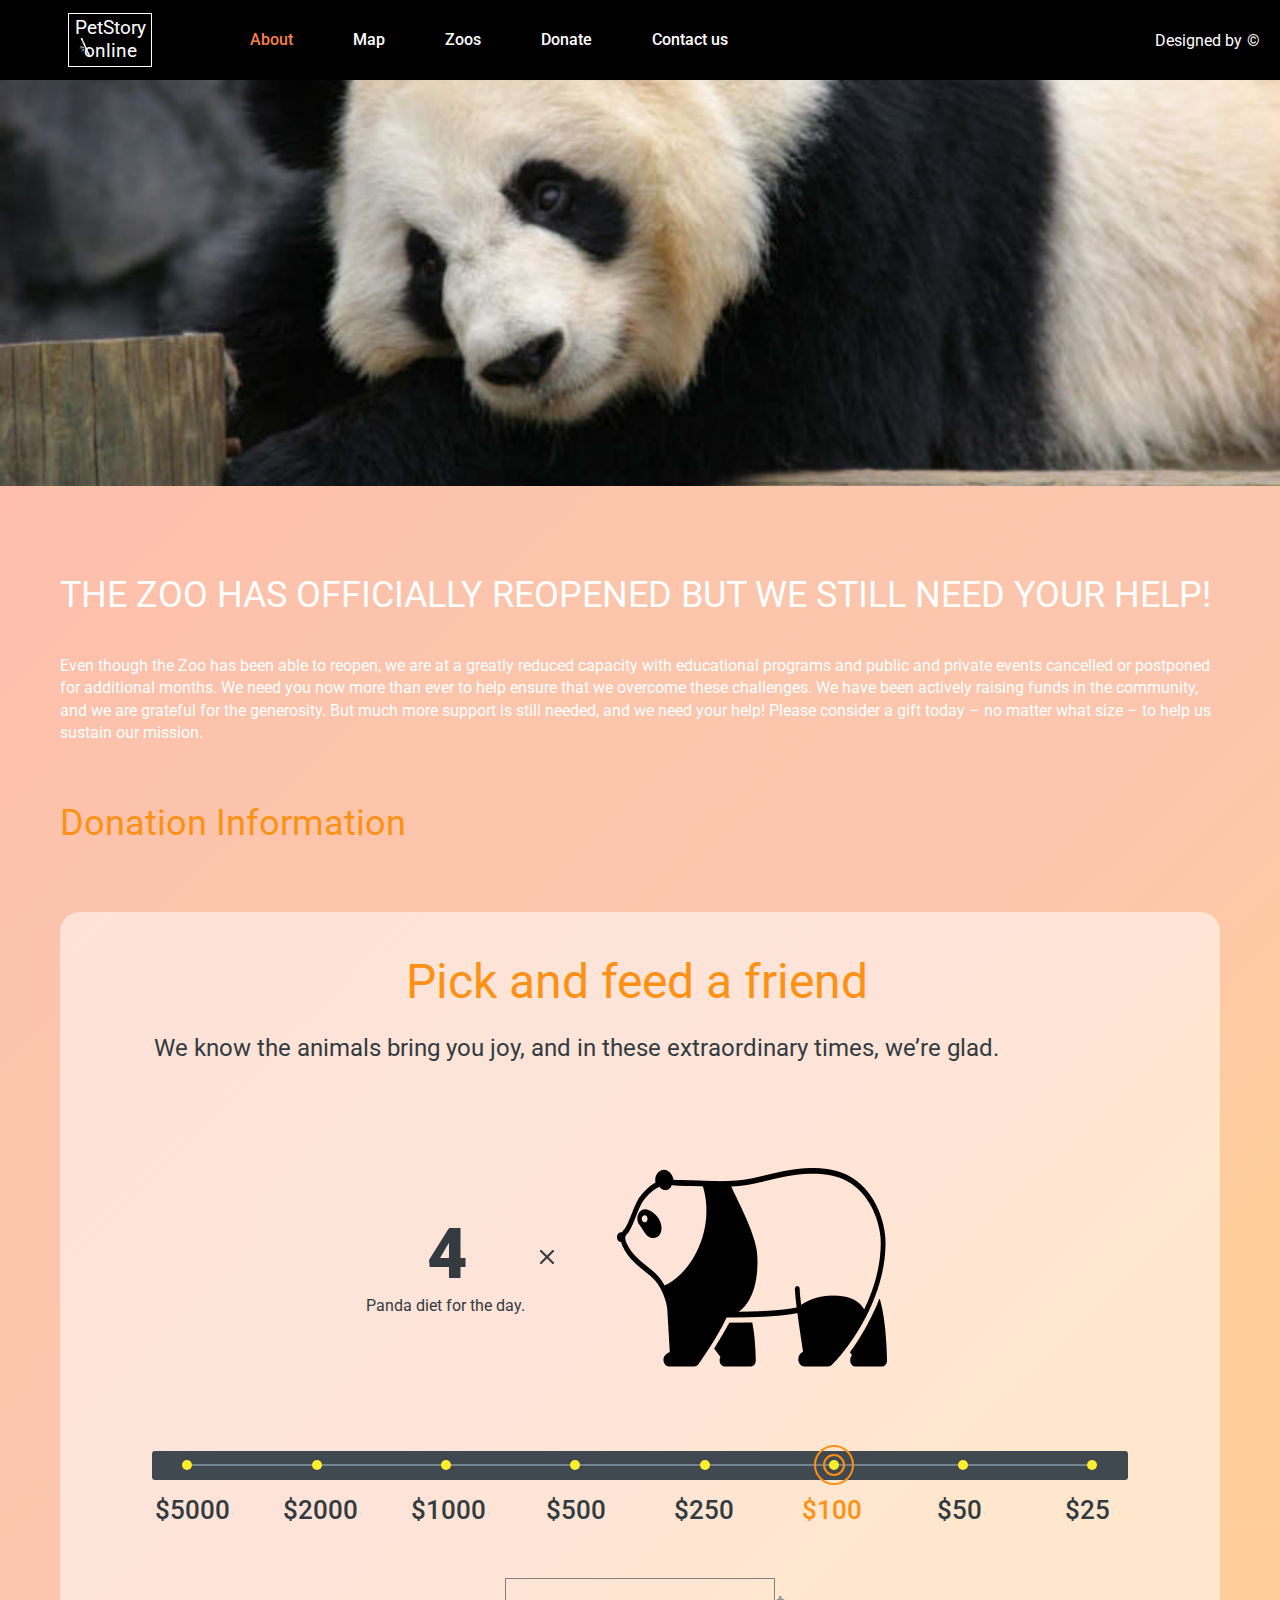
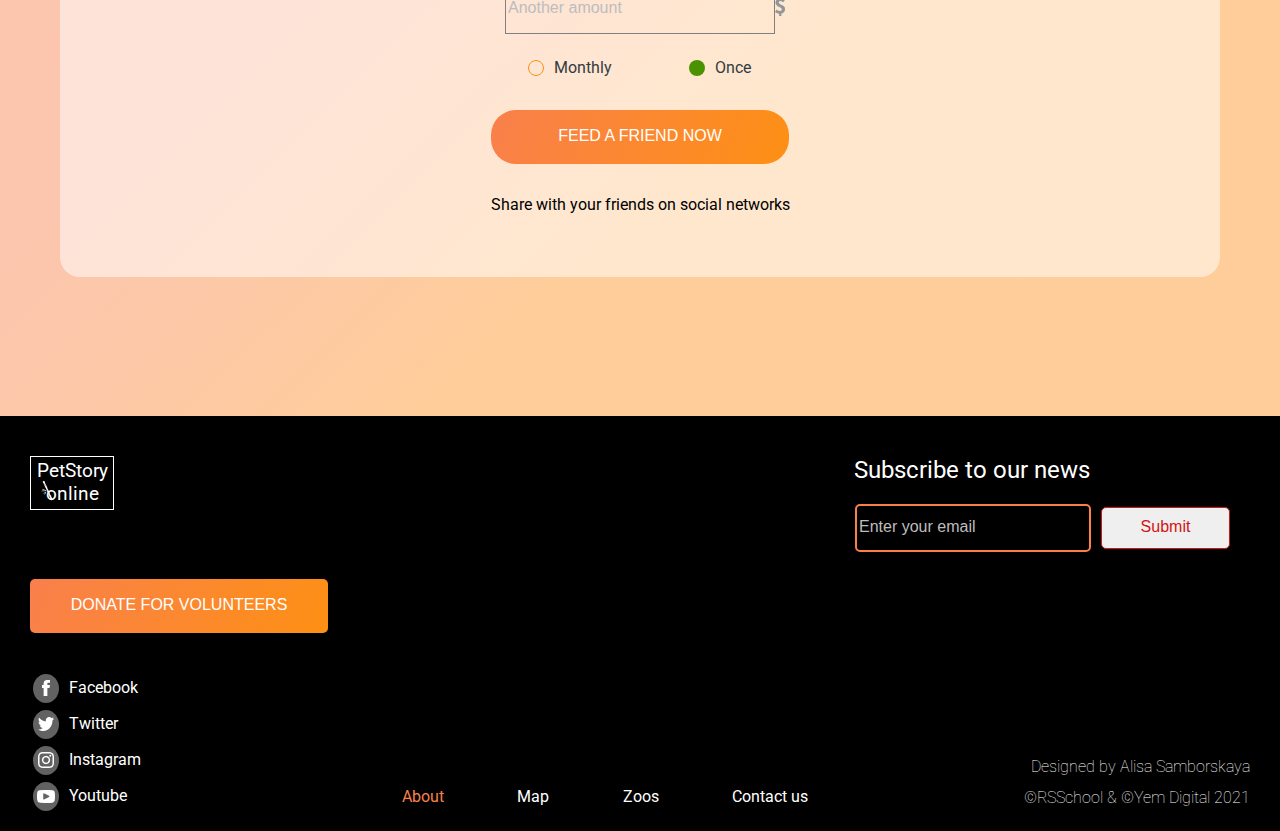
<file: pages/donate/index.html>
<!DOCTYPE html>
<html lang="en">
  <head>
    <meta charset="UTF-8" />
    <meta http-equiv="X-UA-Compatible" content="IE=edge" />
    <meta name="viewport" content="width=device-width, initial-scale=1.0" />
    <title>Donate</title>
    <link rel="stylesheet" href="./style.css" />
    <link
      href="https://fonts.googleapis.com/css?family=Roboto"
      rel="stylesheet"
    />
    <link rel="stylesheet"
          href= "https://cdnjs.cloudflare.com/ajax/libs/font-awesome/4.7.0/css/font-awesome.min.css">
  </head>
  <body>
    <div id="page-mask" style="display: none"></div>
    <header>
      <div class="logo-header">
        <div class="heading">
          <h1><a class="main-heading" href="../main/index.html">PetStory online</a></h1>
          <img src="../../assets/icons/bamboo-logo.png" alt="logo-icon">
        </div>
      </div>
      <div class="burger-menu">
        <a class="icon" onclick="openMenu">
          <i class="fa fa-bars"></i>
        </a>
      </div>
      <nav class="navbar">
          <ul>
            <li>
              <a
                href="../main/index.html"
                class="navlink active"
                data-text="about"
                >About</a
              >
            </li>
            <li>
              <a href="#" class="navlink" data-text="map"
                >Map</a
              >
            </li>
            <li>
              <a
                href="#"
                class="navlink"
                data-text="zoos"
                >Zoos</a
              >
            </li>
            <li>
              <a
                href="../donate/index.html"
                class="navlink"
                data-text="donate"
                >Donate</a
              >
            </li>
            <li>
              <a
                href="#contacts"
                class="navlink"
                data-text="contact"
                >Contact us</a
              >
            </li>
          </ul>
      </nav>
      <div class="designed">
        <a href="https://www.figma.com/" target="_blank">Designed by</a>
      </div>
    </header>
    <main>
      <div class="watch-block-donate">
      </div>
      <div id="donate-block">
        <div class="donate-text">
            <h3>THE ZOO HAS OFFICIALLY REOPENED BUT WE STILL NEED YOUR HELP!</h3>
            <p>Even though the Zoo has been able to reopen, we are at a greatly reduced capacity with educational programs and public and private events cancelled or postponed for additional months. We need you now more than ever to help ensure that we overcome these challenges. We have been actively raising funds in the community, and we are grateful for the generosity. But much more support is still needed, and we need your help! Please consider a gift today – no matter what size – to help us sustain our mission.</p>
            <h3  class="orange">Donation Information</h3>
        </div>
        <div class="donate-payment">
            <div class="donate-payment-text">
                <h2>Pick and feed a friend</h2>
                <p>We know the animals bring you joy, and in these extraordinary times, we’re glad.</p>
            </div>
            <div class="donate-payment-diet">
              <div class="diet-days">
                <p id="days">4</p>
                <p>Panda diet for the day.</p>
              </div>
              <div class="x-icon">
                <img src="../../assets/images/x_icon.png" alt="x icon">
              </div>
              <div class="panda-logo">
                <img src="../../assets/images/panda-widget.png" alt="panda logo">
              </div>
            </div>
            <div class="donate-payment-bar">
              <div class="grey-line">
                <div class="yellow-circle" data-amount="5000">
                  <div class="dot-circles hidden">
                    <div class="circle outer">
                        <div class="circle inner"></div>
                    </div>
                    </div>
                </div>
                <div class="yellow-circle" data-amount="2000">
                  <div class="dot-circles hidden">
                    <div class="circle outer">
                        <div class="circle inner"></div>
                    </div>
                    </div>
                </div>
                <div class="yellow-circle" data-amount="1000">
                  <div class="dot-circles hidden">
                    <div class="circle outer">
                        <div class="circle inner"></div>
                    </div>
                    </div>
                </div>
                <div class="yellow-circle" data-amount="500">
                  <div class="dot-circles hidden">
                    <div class="circle outer">
                        <div class="circle inner"></div>
                    </div>
                    </div>
                </div>
                <div class="yellow-circle" data-amount="250">
                  <div class="dot-circles hidden">
                    <div class="circle outer">
                        <div class="circle inner"></div>
                    </div>
                    </div>
                </div>
                <div class="yellow-circle" data-amount="100">
                  <div class="dot-circles">
                    <div class="circle outer">
                        <div class="circle inner"></div>
                    </div>
                    </div>
                </div>
                <div class="yellow-circle" data-amount="50">
                  <div class="dot-circles hidden">
                    <div class="circle outer">
                        <div class="circle inner"></div>
                    </div>
                    </div>
                </div>
                <div class="yellow-circle" data-amount="25">
                  <div class="dot-circles hidden">
                    <div class="circle outer">
                        <div class="circle inner"></div>
                    </div>
                    </div>
                </div>
              </div>
            </div>
            <div class="amount-usd">
              <p class="donation-amount" data-usd="5000">$5000</p>
              <p class="donation-amount" data-usd="2000">$2000</p>
              <p class="donation-amount" data-usd="1000">$1000</p>
              <p class="donation-amount" data-usd="500">$500</p>
              <p class="donation-amount" data-usd="250">$250</p>
              <p class="donation-amount initial" data-usd="100">$100</p>
              <p class="donation-amount" data-usd="50">$50</p>
              <p class="donation-amount" data-usd="25">$25</p>
            </div>
            <form action="#" class="donate-form">
              <div class="input-box">
                <input class="input-donate" type="number" name="currency" placeholder="Another amount" max="9999" maxlength="4">
                <img src="../../assets/images/usd-sing.png" alt="usd logo">
              </div>
              <div class="radio-input-block">
                <div class="radio-input-value">
                  <input class="radio-selector" type="radio" id="monthly" name="donate" value="monthly">
                  <label for="monthly">Monthly</label>
                </div>
                <div class="radio-input-value">
                  <input class="radio-selector" type="radio" id="once" name="donate" value="once" checked>
                  <label for="once">Once</label>
                </div>
              </div>
              <button class="button rounded">Feed a friend now</button>
              <p>Share with your friends on social networks</p>
            </form>
        </div>
      </div>
    </main>
    <footer>
      <div class="footer-header">
        <div class="footer-heading">
          <h2><a class="footer-main-heading" href="./index.html">PetStory online</a></h2>
          <img src="../../assets/icons/bamboo-logo.png" alt="logo-icon">
        </div>
      </div>
      <form action="#" method="post">
        <label for="email">Subscribe to our news</label>
        <input
          type="email"
          id="email"
          name="email"
          placeholder="Enter your email"
          pattern="[^ @]*@[^ @]*"
          required
        />
        <input type="submit" value="Submit" id="submit" />
      </form>
      <div class="footer-btn">
        <button type="button" class="button" onclick="window.location.href='../donate/index.html'">Donate for volunteers</button>
      </div>
      <div class="footer-social" id="contacts">
        <div class="social-content">
          <div class="social-icon">
              <a href="https://www.facebook.com/" target="_blank"><img src="../../assets/images/facebook.png" alt="facebook logo" /></a>
          </div>
          <h6><a href="https://www.facebook.com/" target="_blank">Facebook</a></h6>
        </div>
        <div class="social-content">
          <div class="social-icon">
              <a href="https://twitter.com/"><img src="../../assets/images/Twitter.png" alt="twitter logo" /></a>
          </div>
          <h6><a href="https://twitter.com/">Twitter</a></h6>
        </div>
        <div class="social-content">
          <div class="social-icon">
              <a href="https://www.instagram.com/"><img
              src="../../assets/images/Instagram.png"
              alt="instagram logo"
            /></a>
          </div>
          <h6><a href="https://www.instagram.com/">Instagram</a></h6>
        </div>
        <div class="social-content">
          <div class="social-icon">
              <a href="https://www.youtube.com/"><img src="../../assets/images/Youtube.png" alt="youtube logo" /></a>
          </div>
          <h6><a href="https://www.youtube.com/">Youtube</a></h6>
        </div>
      </div>
      <nav class="navbar-footer">
        <ul>
          <li>
            <a
              class="navlink active"
              data-text="about"
              onclick="clicked('about')"
              >About</a
            >
          </li>
          <li>
            <a
              href="#"
              class="navlink"
              data-text="map"
              onclick="clicked('map')"
              >Map</a
            >
          </li>
          <li>
            <a
              href="#"
              class="navlink"
              data-text="zoos"
              onclick="clicked('zoos')"
              >Zoos</a
            >
          </li>
          <li>
            <a
              href="#contacts"
              class="navlink"
              data-text="contact"
              onclick="clicked('contact')"
              >Contact us</a
            >
          </li>
        </ul>
      </nav>
      <div class="designed-by">
        <h6>Designed by Alisa Samborskaya</h6>
        <h6>©RSSchool & ©Yem Digital 2021</h6>
      </div>

  </footer>
    <script src="./script.js"></script>
    <script src="../../js/script.js"></script>
  </body>
</html>
</file>
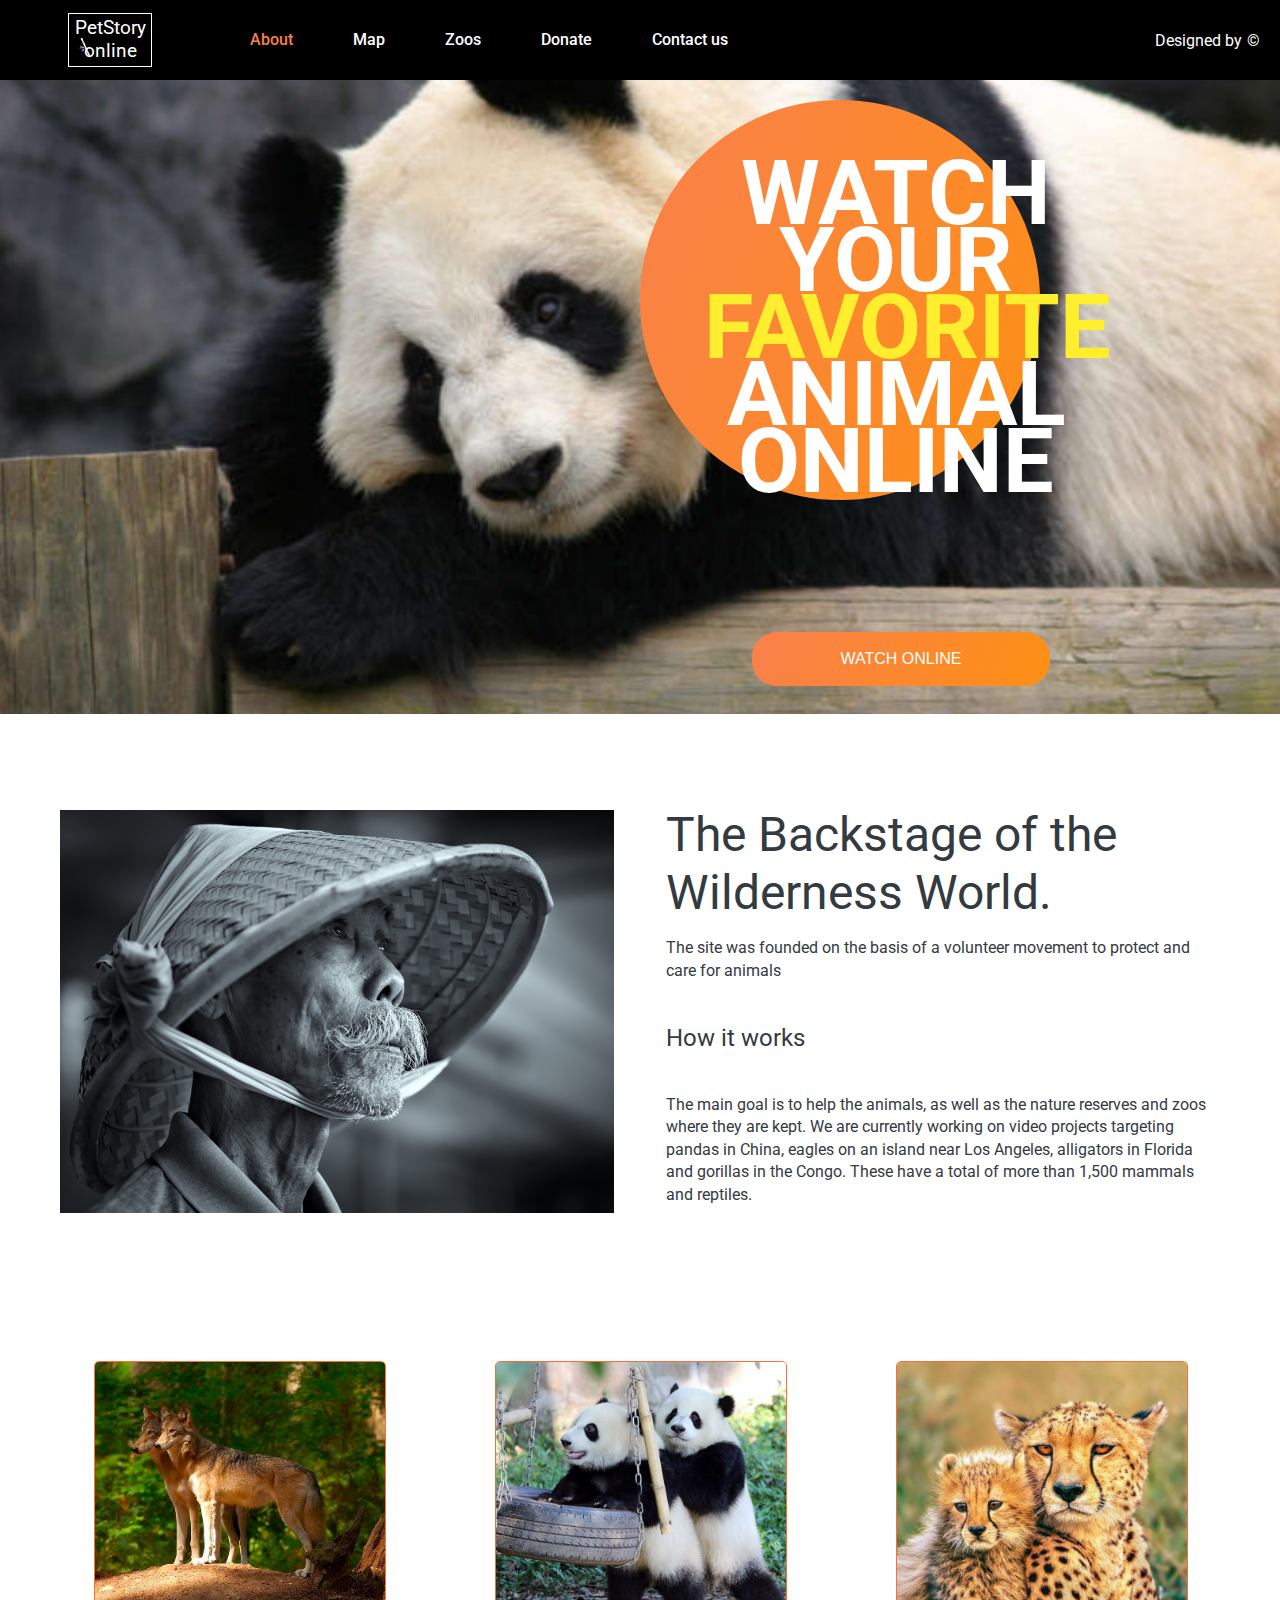
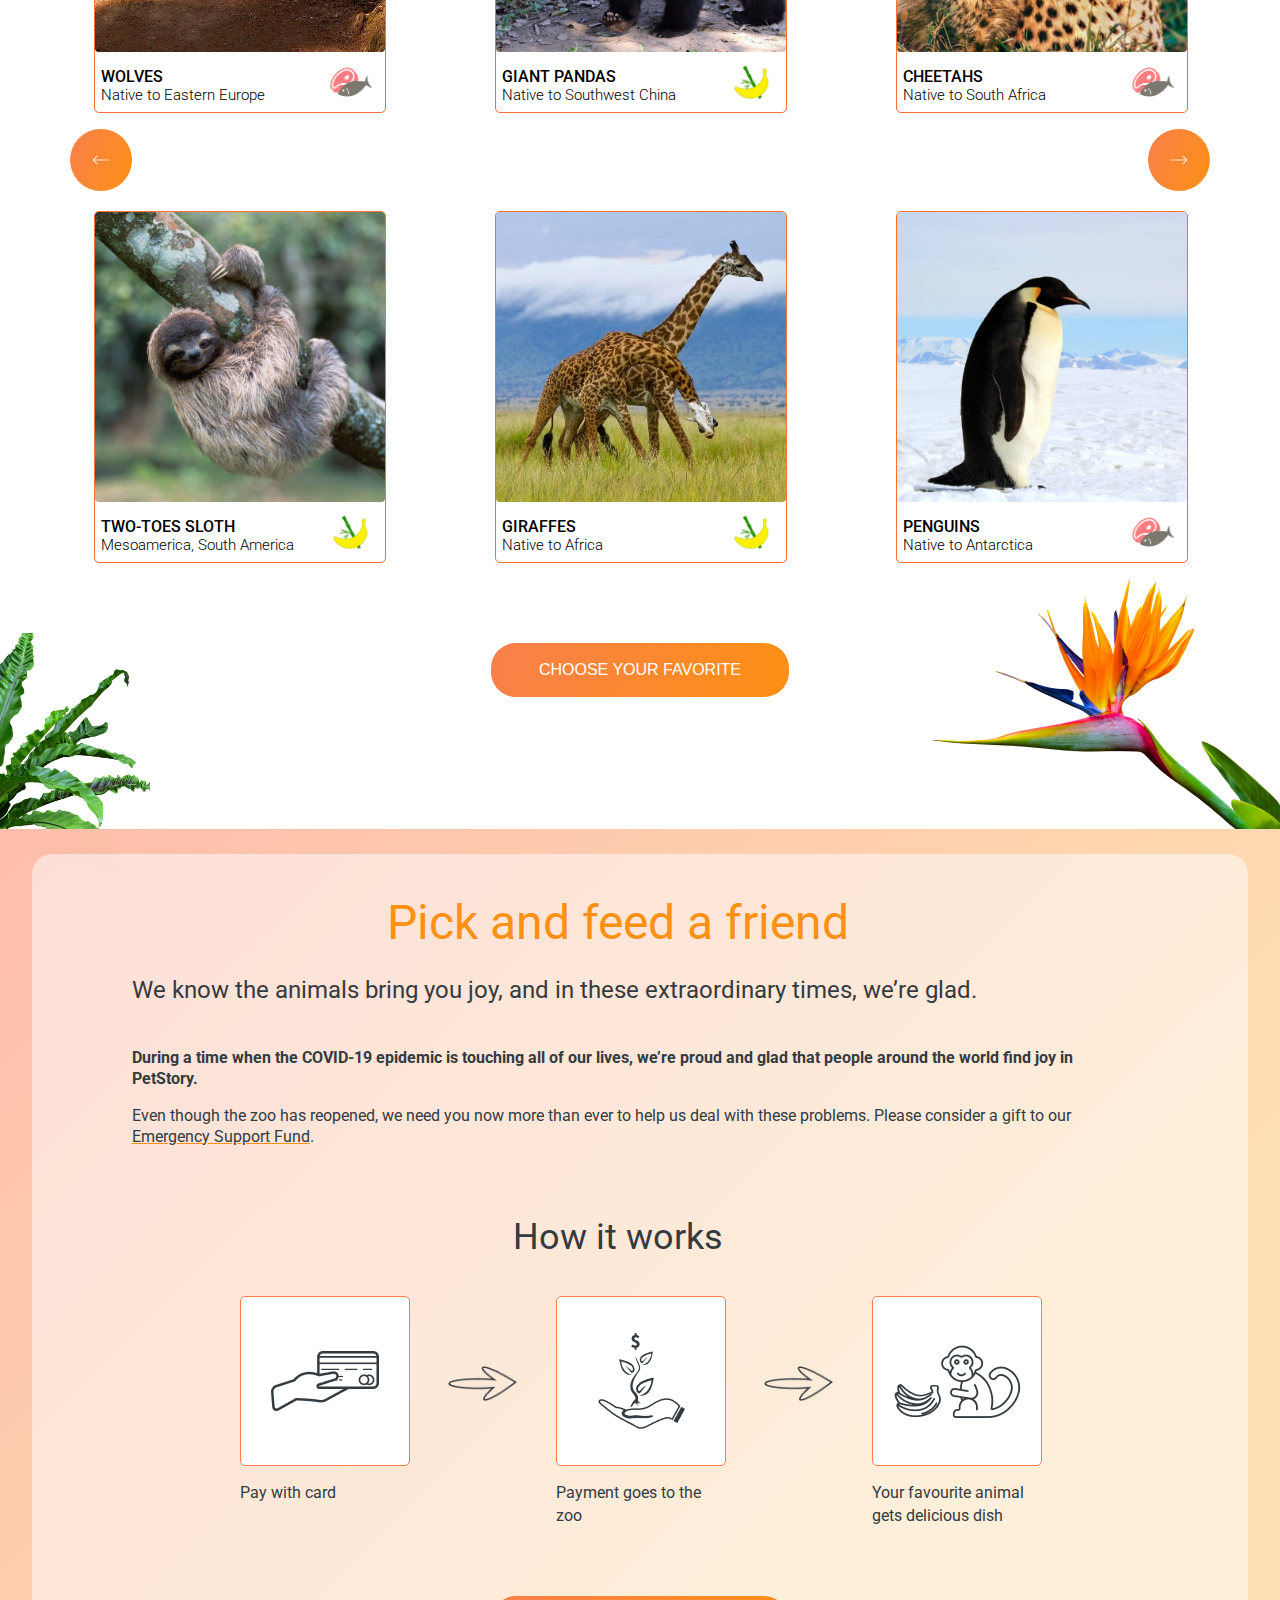
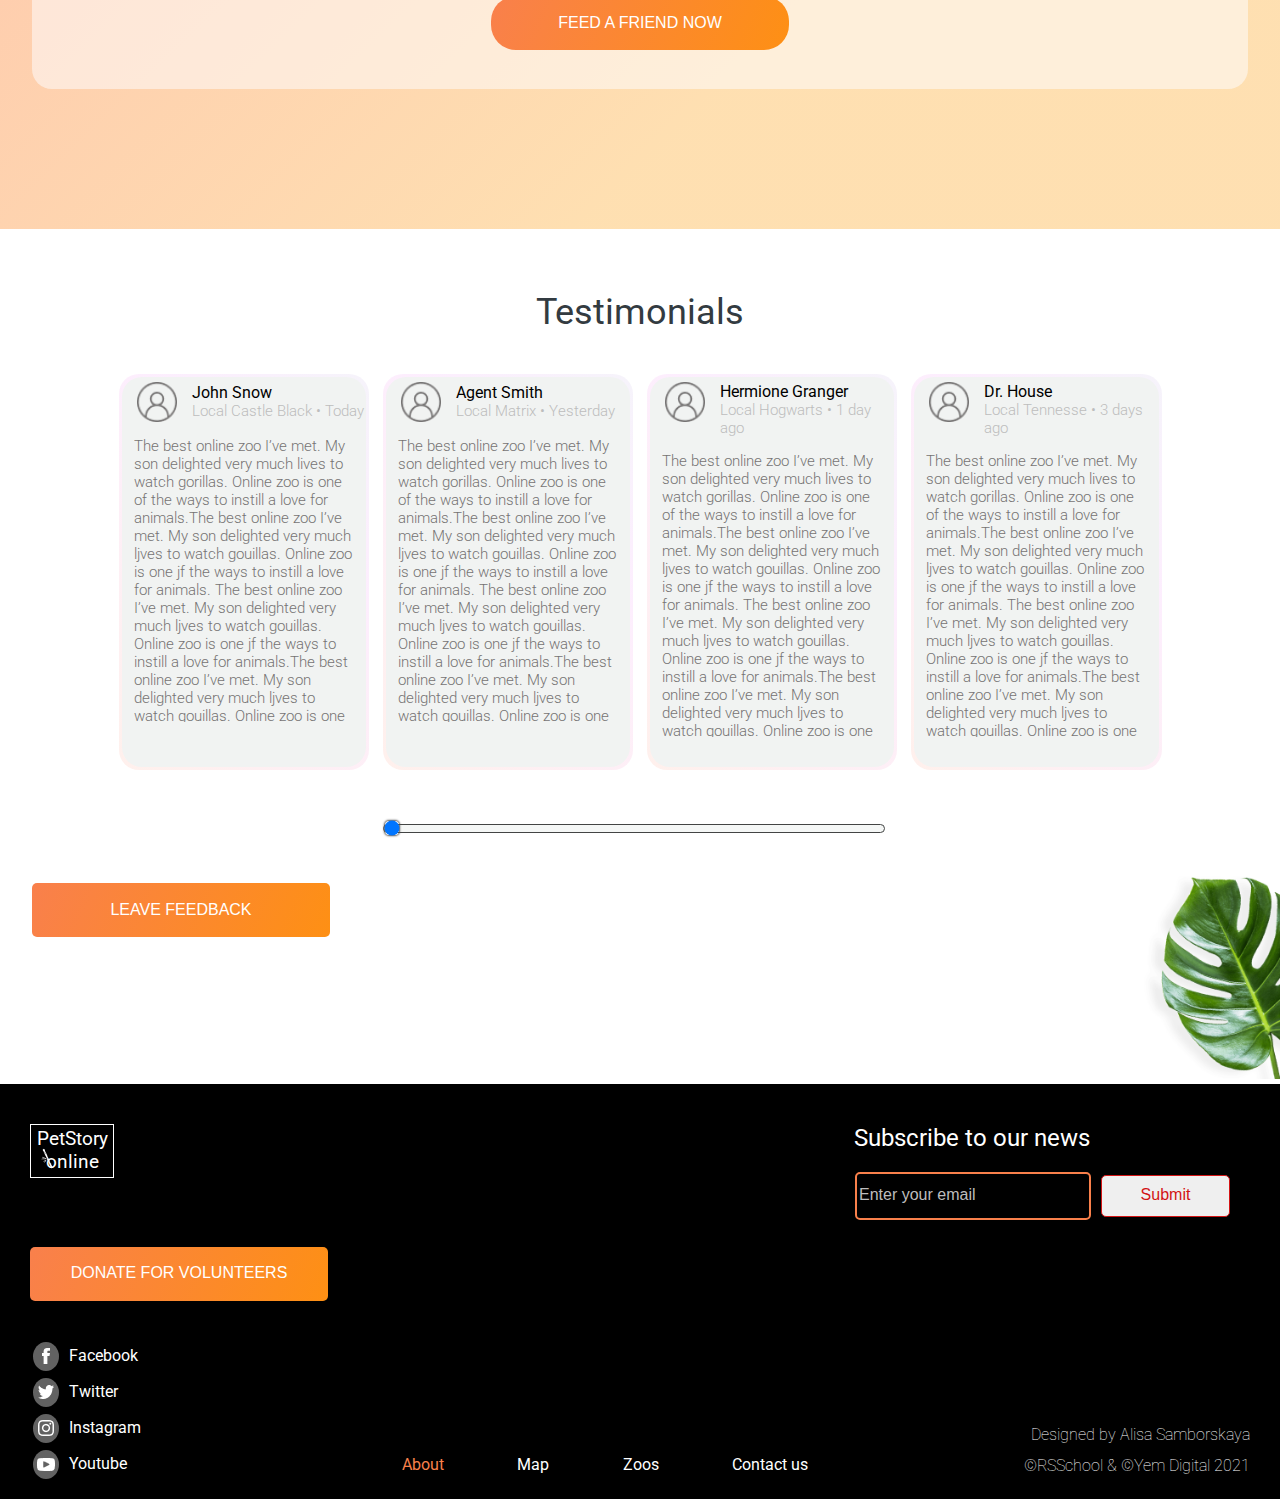
<file: pages/main/index.html>
<!DOCTYPE html>
<html lang="en">
  <head>
    <meta charset="UTF-8" />
    <meta http-equiv="X-UA-Compatible" content="IE=edge" />
    <meta name="viewport" content="width=device-width, initial-scale=1.0" />
    <title>PetStory Online</title>
    <link rel="stylesheet" href="./style.css" />
    <link
      href="https://fonts.googleapis.com/css?family=Roboto"
      rel="stylesheet"
    />
    <link rel="stylesheet" href="https://cdnjs.cloudflare.com/ajax/libs/font-awesome/4.7.0/css/font-awesome.min.css">
  </head>
  <body>
    <div id="page-mask" style="display: none"></div>
    <header>
      <div class="logo-header">
        <div class="heading">
          <h1><a class="main-heading" href="./index.html">PetStory online</a></h1>
          <img src="../../assets/icons/bamboo-logo.png" alt="logo-icon">
        </div>
      </div>
      <div class="burger-menu">
        <a class="icon">
          <i class="fa fa-bars"></i>
        </a>
      </div>
      <nav class="navbar">
          <ul>
            <li>
              <a
                href="#"
                class="navlink active"
                data-text="about"
                >About</a
              >
            </li>
            <li>
              <a href="#" class="navlink" data-text="map"
                >Map</a
              >
            </li>
            <li>
              <a
                href="#"
                class="navlink"
                data-text="zoos"
                >Zoos</a
              >
            </li>
            <li>
              <a
                href="../donate/index.html"
                class="navlink"
                data-text="donate"
                >Donate</a
              >
            </li>
            <li>
              <a
                href="#contacts"
                class="navlink"
                data-text="contact"
                >Contact us</a
              >
            </li>
          </ul>
      </nav>
      <div class="designed">
        <a href="https://www.figma.com/" target="_blank">Designed by</a>
      </div>
    </header>
    <main>
      <div class="watch-block">
        <div class="orange-circle"></div>
        <div class="watch-text">
          <p>
            Watch your <span class="yellow-text">favorite</span> animal online
          </p>
        </div>
        <button type="button" class="watch-btn rounded">Watch online</button>
      </div>
      <div id="backstage">
        <img
          src="../../assets/images/flower_foto.png"
          alt="flowers"
          class="flowers-bg"
        />
        <div class="backstage-block">
          <div class="backstage-img">
            <img src="../../assets/images/bamboo-cap.png" alt="" />
          </div>
          <div class="backstage-text">
            <h2>The Backstage of the Wilderness World.</h2>
            <p>
              The site was founded on the basis of a volunteer movement to
              protect and care for animals
            </p>
            <h4>How it works</h4>
            <p>
              The main goal is to help the animals, as well as the nature
              reserves and zoos where they are kept. We are currently working on
              video projects targeting pandas in China, eagles on an island near
              Los Angeles, alligators in Florida and gorillas in the Congo.
              These have a total of more than 1,500 mammals and reptiles.
            </p>
          </div>
        </div>
      </div>
      <div id="animals">
        <div class="animals-block">
          <div class="arrow-left">
            <img src="../../assets/images/arrow-left.png" alt="left arrow" />
          </div>
          <div class="arrow-right">
            <img src="../../assets/images/arrow-right.png" alt="left arrow" />
          </div>
          <div class="animals-cards">
          </div>
          <button type="button" class="button rounded">
            Choose your favorite
          </button>
        </div>
        <img
          src="../../assets/images/palm_foto.png"
          alt="flowers"
          class="palm-bg"
        />
        <img
          src="../../assets/images/strelitzia 1.png"
          alt="flowers"
          class="single-flower-bg"
        />
      </div>
      <div id="feed">
        <div class="feed-block">
          <div class="feed-text">
            <h4>Pick and feed a friend</h4>
            <p class="larger-text-feed">
              We know the animals bring you joy, and in these extraordinary
              times, we’re glad.
            </p>
            <p class="bold-text-feed">
              During a time when the COVID-19 epidemic is touching all of our
              lives, we’re proud and glad that people around the world find joy
              in PetStory.
            </p>
            <p class="normal-text-feed">
              Even though the zoo has reopened, we need you now more than ever
              to help us deal with these problems. Please consider a gift to our
              <a href="../donate/index.html">Emergency Support Fund</a>.
            </p>
            <h3>How it works</h3>
          </div>
          <div class="feed-payment-block">
            <div class="payment-card">
              <div class="card-logo">
                <img src="../../assets/images/pay.png" alt="credit card logo" />
              </div>
              <div class="payment-card-text">
                <p>Pay with card</p>
              </div>
            </div>
            <img src="../../assets/images/feed-arrow.png" alt="arrow logo" class="feed-arrow">
            <img src="../../assets/icons/green-arrow.png" alt="green-arrow" class="green-arrow first">
            <div class="payment-card">
              <div class="card-logo">
                <img src="../../assets/images/zoo.png" alt="feed logo" />
              </div>
              <div class="payment-card-text">
                <p>Payment goes to the zoo</p>
              </div>
            </div>
            <img src="../../assets/images/feed-arrow.png" alt="arrow logo" class="feed-arrow">
            <img src="../../assets/icons/green-arrow.png" alt="green-arrow" class="green-arrow second">
            <div class="payment-card">
              <div class="card-logo">
                <img src="../../assets/images/monkey.png" alt="monkey logo" />
              </div>
              <div class="payment-card-text">
                <p>Your favourite animal gets delicious dish</p>
              </div>
            </div>
          </div>
          <button
            type="button"
            class="button rounded"
            onclick="window.location.href='../donate/index.html'"
          >
            Feed a friend now
          </button>
        </div>
      </div>
      <div id="testimonials">
        <img src="../../assets/images/leav_foto.png" alt="leaf picture" class="leaf-pic">
        <div class="testimonials-block">
          <h3>Testimonials</h3>
          <div class="testimonials-cards-block">
            <div class="testimonials-card">
              <div class="testimonials-card-profile">
                <img src="../../assets/images/avatar.png" alt="" />
                <div class="profile-log">
                  <h5>John Snow</h5>
                  <h6>Local Castle Black &#x2022; Today</h6>
                </div>
              </div>
              <div class="testimonial-card-text">
                <p>
                  The best online zoo I’ve met. My son delighted very much lives
                  to watch gorillas. Online zoo is one of the ways to instill a
                  love for animals.The best online zoo I’ve met. My son
                  delighted very much ljves to watch gouillas. Online zoo is one
                  jf the ways to instill a love for animals. The best online zoo
                  I’ve met. My son delighted very much ljves to watch gouillas.
                  Online zoo is one jf the ways to instill a love for
                  animals.The best online zoo I’ve met. My son delighted very
                  much ljves to watch gouillas. Online zoo is one jf the ways to
                  instill a love for animals.
                </p>
              </div>
            </div>
            <div class="testimonials-card">
              <div class="testimonials-card-profile">
                <img src="../../assets/images/avatar.png" alt="" />
                <div class="profile-log">
                  <h5>Agent Smith</h5>
                  <h6>Local Matrix &#x2022; Yesterday</h6>
                </div>
              </div>
              <div class="testimonial-card-text">
                <p>
                  The best online zoo I’ve met. My son delighted very much lives
                  to watch gorillas. Online zoo is one of the ways to instill a
                  love for animals.The best online zoo I’ve met. My son
                  delighted very much ljves to watch gouillas. Online zoo is one
                  jf the ways to instill a love for animals. The best online zoo
                  I’ve met. My son delighted very much ljves to watch gouillas.
                  Online zoo is one jf the ways to instill a love for
                  animals.The best online zoo I’ve met. My son delighted very
                  much ljves to watch gouillas. Online zoo is one jf the ways to
                  instill a love for animals.
                </p>
              </div>
            </div>
            <div class="testimonials-card">
              <div class="testimonials-card-profile">
                <img src="../../assets/images/avatar.png" alt="" />
                <div class="profile-log">
                  <h5>Hermione Granger</h5>
                  <h6>Local Hogwarts &#x2022; 1 day ago</h6>
                </div>
              </div>
              <div class="testimonial-card-text">
                <p>
                  The best online zoo I’ve met. My son delighted very much lives
                  to watch gorillas. Online zoo is one of the ways to instill a
                  love for animals.The best online zoo I’ve met. My son
                  delighted very much ljves to watch gouillas. Online zoo is one
                  jf the ways to instill a love for animals. The best online zoo
                  I’ve met. My son delighted very much ljves to watch gouillas.
                  Online zoo is one jf the ways to instill a love for
                  animals.The best online zoo I’ve met. My son delighted very
                  much ljves to watch gouillas. Online zoo is one jf the ways to
                  instill a love for animals.
                </p>
              </div>
            </div>
            <div class="testimonials-card">
              <div class="testimonials-card-profile">
                <img src="../../assets/images/avatar.png" alt="" />
                <div class="profile-log">
                  <h5>Dr. House</h5>
                  <h6>Local Tennesse &#x2022; 3 days ago</h6>
                </div>
              </div>
              <div class="testimonial-card-text">
                <p>
                  The best online zoo I’ve met. My son delighted very much lives
                  to watch gorillas. Online zoo is one of the ways to instill a
                  love for animals.The best online zoo I’ve met. My son
                  delighted very much ljves to watch gouillas. Online zoo is one
                  jf the ways to instill a love for animals. The best online zoo
                  I’ve met. My son delighted very much ljves to watch gouillas.
                  Online zoo is one jf the ways to instill a love for
                  animals.The best online zoo I’ve met. My son delighted very
                  much ljves to watch gouillas. Online zoo is one jf the ways to
                  instill a love for animals.
                </p>
              </div>
            </div>
            <div class="testimonials-card">
              <div class="testimonials-card-profile">
                <img src="../../assets/images/avatar.png" alt="" />
                <div class="profile-log">
                  <h5>Pinoccio</h5>
                  <h6>Local Forest &#x2022; 5 days ago</h6>
                </div>
              </div>
              <div class="testimonial-card-text">
                <p>
                  The best online zoo I’ve met. My son delighted very much lives
                  to watch gorillas. Online zoo is one of the ways to instill a
                  love for animals.The best online zoo I’ve met. My son
                  delighted very much ljves to watch gouillas. Online zoo is one
                  jf the ways to instill a love for animals. The best online zoo
                  I’ve met. My son delighted very much ljves to watch gouillas.
                  Online zoo is one jf the ways to instill a love for
                  animals.The best online zoo I’ve met. My son delighted very
                  much ljves to watch gouillas. Online zoo is one jf the ways to
                  instill a love for animals.
                </p>
              </div>
            </div>
            <div class="testimonials-card">
              <div class="testimonials-card-profile">
                <img src="../../assets/images/avatar.png" alt="" />
                <div class="profile-log">
                  <h5>John Snow</h5>
                  <h6>Local Castle Black &#x2022; Today</h6>
                </div>
              </div>
              <div class="testimonial-card-text">
                <p>
                  The best online zoo I’ve met. My son delighted very much lives
                  to watch gorillas. Online zoo is one of the ways to instill a
                  love for animals.The best online zoo I’ve met. My son
                  delighted very much ljves to watch gouillas. Online zoo is one
                  jf the ways to instill a love for animals. The best online zoo
                  I’ve met. My son delighted very much ljves to watch gouillas.
                  Online zoo is one jf the ways to instill a love for
                  animals.The best online zoo I’ve met. My son delighted very
                  much ljves to watch gouillas. Online zoo is one jf the ways to
                  instill a love for animals.
                </p>
              </div>
            </div>
            <div class="testimonials-card">
              <div class="testimonials-card-profile">
                <img src="../../assets/images/avatar.png" alt="" />
                <div class="profile-log">
                  <h5>Agent Smith</h5>
                  <h6>Local Matrix &#x2022; Yesterday</h6>
                </div>
              </div>
              <div class="testimonial-card-text">
                <p>
                  The best online zoo I’ve met. My son delighted very much lives
                  to watch gorillas. Online zoo is one of the ways to instill a
                  love for animals.The best online zoo I’ve met. My son
                  delighted very much ljves to watch gouillas. Online zoo is one
                  jf the ways to instill a love for animals. The best online zoo
                  I’ve met. My son delighted very much ljves to watch gouillas.
                  Online zoo is one jf the ways to instill a love for
                  animals.The best online zoo I’ve met. My son delighted very
                  much ljves to watch gouillas. Online zoo is one jf the ways to
                  instill a love for animals.
                </p>
              </div>
            </div>
            <div class="testimonials-card">
              <div class="testimonials-card-profile">
                <img src="../../assets/images/avatar.png" alt="" />
                <div class="profile-log">
                  <h5>Hermione Granger</h5>
                  <h6>Local Hogwarts &#x2022; 1 day ago</h6>
                </div>
              </div>
              <div class="testimonial-card-text">
                <p>
                  The best online zoo I’ve met. My son delighted very much lives
                  to watch gorillas. Online zoo is one of the ways to instill a
                  love for animals.The best online zoo I’ve met. My son
                  delighted very much ljves to watch gouillas. Online zoo is one
                  jf the ways to instill a love for animals. The best online zoo
                  I’ve met. My son delighted very much ljves to watch gouillas.
                  Online zoo is one jf the ways to instill a love for
                  animals.The best online zoo I’ve met. My son delighted very
                  much ljves to watch gouillas. Online zoo is one jf the ways to
                  instill a love for animals.
                </p>
              </div>
            </div>
            <div class="testimonials-card">
              <div class="testimonials-card-profile">
                <img src="../../assets/images/avatar.png" alt="" />
                <div class="profile-log">
                  <h5>Dr. House</h5>
                  <h6>Local Tennesse &#x2022; 3 days ago</h6>
                </div>
              </div>
              <div class="testimonial-card-text">
                <p>
                  The best online zoo I’ve met. My son delighted very much lives
                  to watch gorillas. Online zoo is one of the ways to instill a
                  love for animals.The best online zoo I’ve met. My son
                  delighted very much ljves to watch gouillas. Online zoo is one
                  jf the ways to instill a love for animals. The best online zoo
                  I’ve met. My son delighted very much ljves to watch gouillas.
                  Online zoo is one jf the ways to instill a love for
                  animals.The best online zoo I’ve met. My son delighted very
                  much ljves to watch gouillas. Online zoo is one jf the ways to
                  instill a love for animals.
                </p>
              </div>
            </div>
            <div class="testimonials-card">
              <div class="testimonials-card-profile">
                <img src="../../assets/images/avatar.png" alt="" />
                <div class="profile-log">
                  <h5>Pinoccio</h5>
                  <h6>Local Forest &#x2022; 5 days ago</h6>
                </div>
              </div>
              <div class="testimonial-card-text">
                <p>
                  The best online zoo I’ve met. My son delighted very much lives
                  to watch gorillas. Online zoo is one of the ways to instill a
                  love for animals.The best online zoo I’ve met. My son
                  delighted very much ljves to watch gouillas. Online zoo is one
                  jf the ways to instill a love for animals. The best online zoo
                  I’ve met. My son delighted very much ljves to watch gouillas.
                  Online zoo is one jf the ways to instill a love for
                  animals.The best online zoo I’ve met. My son delighted very
                  much ljves to watch gouillas. Online zoo is one jf the ways to
                  instill a love for animals.
                </p>
              </div>
            </div>
            <div class="testimonials-card">
              <div class="testimonials-card-profile">
                <img src="../../assets/images/avatar.png" alt="" />
                <div class="profile-log">
                  <h5>John Snow</h5>
                  <h6>Local Castle Black &#x2022; Today</h6>
                </div>
              </div>
              <div class="testimonial-card-text">
                <p>
                  The best online zoo I’ve met. My son delighted very much lives
                  to watch gorillas. Online zoo is one of the ways to instill a
                  love for animals.The best online zoo I’ve met. My son
                  delighted very much ljves to watch gouillas. Online zoo is one
                  jf the ways to instill a love for animals. The best online zoo
                  I’ve met. My son delighted very much ljves to watch gouillas.
                  Online zoo is one jf the ways to instill a love for
                  animals.The best online zoo I’ve met. My son delighted very
                  much ljves to watch gouillas. Online zoo is one jf the ways to
                  instill a love for animals.
                </p>
              </div>
            </div>
          </div>
          <input type="range" min="0" max="7" value="0" class="progress-slider">
          <button type="button" class="button">Leave feedback</button>
        </div>
      </div>
    </main>
    <footer>
        <div class="footer-header">
          <div class="footer-heading">
            <h2><a class="footer-main-heading" href="./index.html">PetStory online</a></h2>
            <img src="../../assets/icons/bamboo-logo.png" alt="logo-icon">
          </div>
        </div>
        <form action="#" method="post">
          <label for="email">Subscribe to our news</label>
          <input
            type="email"
            id="email"
            name="email"
            placeholder="Enter your email"
            pattern="[^ @]*@[^ @]*"
            required
          />
          <input type="submit" value="Submit" id="submit" />
        </form>
        <div class="footer-btn">
          <button type="button" class="button" onclick="window.location.href='../donate/index.html'">Donate for volunteers</button>
        </div>
        <div class="footer-social" id="contacts">
          <div class="social-content">
            <div class="social-icon">
                <a href="https://www.facebook.com/" target="_blank"><img src="../../assets/images/facebook.png" alt="facebook logo" /></a>
            </div>
            <h6><a href="https://www.facebook.com/" target="_blank">Facebook</a></h6>
          </div>
          <div class="social-content">
            <div class="social-icon">
                <a href="https://twitter.com/"><img src="../../assets/images/Twitter.png" alt="twitter logo" /></a>
            </div>
            <h6><a href="https://twitter.com/">Twitter</a></h6>
          </div>
          <div class="social-content">
            <div class="social-icon">
                <a href="https://www.instagram.com/"><img
                src="../../assets/images/Instagram.png"
                alt="instagram logo"
              /></a>
            </div>
            <h6><a href="https://www.instagram.com/">Instagram</a></h6>
          </div>
          <div class="social-content">
            <div class="social-icon">
                <a href="https://www.youtube.com/"><img src="../../assets/images/Youtube.png" alt="youtube logo" /></a>
            </div>
            <h6><a href="https://www.youtube.com/">Youtube</a></h6>
          </div>
        </div>
        <nav class="navbar-footer">
          <ul>
            <li>
              <a
                class="navlink active"
                data-text="about"
                onclick="clicked('about')"
                >About</a
              >
            </li>
            <li>
              <a
                href="#"
                class="navlink"
                data-text="map"
                onclick="clicked('map')"
                >Map</a
              >
            </li>
            <li>
              <a
                href="#"
                class="navlink"
                data-text="zoos"
                onclick="clicked('zoos')"
                >Zoos</a
              >
            </li>
            <li>
              <a
                href="#contacts"
                class="navlink"
                data-text="contact"
                onclick="clicked('contact')"
                >Contact us</a
              >
            </li>
          </ul>
        </nav>
        <div class="designed-by">
          <h6>Designed by Alisa Samborskaya</h6>
          <h6>©RSSchool & ©Yem Digital 2021</h6>
        </div>

    </footer>
    <script src="../../js/script.js" type="module"></script>
  </body>
</html>
</file>
<file: pages/donate/style.css>
@import "../main/style.css";

body {
    margin: 0;
    padding: 0;
}



.watch-block-donate {
    width: 100%;
    height: calc(20vw + 150px);
    background-image: url(../../assets/images/Giant-Panda-BG.png);
    background-position: center;
    background-repeat: no-repeat;
    background-size: 100%;
    box-sizing: border-box;
}

/* Donate block */

#donate-block {
    padding-top: 50px;
    max-width: 100%;
    height: 1480px;
    background: linear-gradient(315.75deg, rgba(254, 210, 144, 0.7) 30.06%, #FEBDAB 100.95%, rgba(254, 210, 144, 0.7) 106.36%), linear-gradient(315.75deg, rgba(254, 189, 171, 0.74) 30.06%, rgba(243, 169, 248, 0.66) 50.74%, #E0D8F0 80.49%, #EAF7FE 127.9%, #EAF7FE 149.54%), linear-gradient(315.75deg, rgba(254, 189, 171, 0.74) 30.06%, rgba(243, 169, 248, 0.66) 50.74%, #E0D8F0 80.49%, #EAF7FE 127.9%, #EAF7FE 149.54%);
}

.donate-text {
    margin: 0px auto;
    width: 1160px;
    max-width: 100vw;
    height: 300px;
}

.donate-text h3 {
    font-style: normal;
    font-weight: 400;
    font-size: 36px;
    line-height: 130%;
    color: #FFFFFF;
}

.donate-text h3.orange {
    padding-top: 20px;
    color: #FE9013;
}

.donate-text p {
    font-style: normal;
    font-weight: 400;
    font-size: 16px;
    line-height: 140%;
    color: #FFFFFF;
}

.donate-payment {
    width: 1160px;
    max-width: 95%;
    height: 965px;
    margin: 40px auto 0px auto;
    background: rgba(255, 255, 255, 0.52);
    border-radius: 20px;
}

.donate-payment-text {
    width: 100%;
    margin: 0px auto;
    padding-top: 1px;
}

.donate-payment-text h2 {
    font-style: normal;
    font-weight: 400;
    font-size: 48px;
    line-height: 120%;
    text-align: center;
    color: #FE9013;
    margin-bottom: 0;
    margin-right: 7px;
}

.donate-payment-text p {
    font-style: normal;
    font-weight: 400;
    font-size: 24px;
    line-height: 120%;
    color: #333B41;
    margin-left: 94px;
}

/* Panda diet block */

.donate-payment-diet {
    max-width: 875px;
    height: 300px;
    margin: 45px auto 0px auto;
    display: flex;
    align-items: center;
    justify-content: center;
}

.diet-days {
    max-width: 200px;
    display: flex;
    flex-direction: column;
    align-items: center;

}

.diet-days p {
    margin: 0;
    font-style: normal;
    font-weight: 400;
    font-size: 16px;
    line-height: 140%;
    text-align: center;
    color: #333B41;
    padding-right: 15px;
    padding-top: 5px;
}

#days {
    font-size: 70px;
    font-weight: 900;
    margin: 0;
    padding-right: 12px;
    max-height: 85px;
}

.x-icon {
    width: 50px;
    margin-right: 27px;
}

.panda-logo {
    max-width: 50%;
    padding-left: 0px;
    margin-right: 13px;
}

.panda-logo img {
    padding-bottom: 25px;
}

/* Interactive bar */

.donate-payment-bar {
    width: 975px;
    max-width: 84%;
    height: 27px;
    margin: 43px auto 0px auto;
    padding: 1px;
    background-color: #404950;
    border-radius: 3px;
    z-index: -1;
}


.grey-line {
    width: 915px;
    max-width: 100%;
    height: 2px;
    background-color: #72828E;
    margin: 12px auto 0px auto;
    display: flex;
    justify-content: space-between;
    align-items: center;
}

.yellow-circle {
    width: 10px;
    height: 10px;
    background-color: #FFEE2E;
    border-radius:  50%;
    display: flex;
    justify-content: center;
    align-items: center;
}

.yellow-circle::after {
    content:'';
    position: absolute;
    width: 40px;
    height: 40px;
    z-index: 3;
}

.amount-usd {
    display: flex;
    justify-content: space-between;
    align-items: center;
    width: 975px;
    max-width: 100%;
    height: 60px;
    margin: 0px auto;
}

.amount-usd p {
    font-style: normal;
    font-weight: 500;
    font-size: 26px;
    line-height: 140%;
    text-transform: uppercase;
    color: #333B41;
    min-width: 80px;
    text-align: center;
}

.donation-amount.initial {
    color: #FE9013;
}


/* Circles */

.dot-circles {
    min-height: 40px;
    min-width: 40px;
    display: flex;
    justify-self: center;
    align-items: center;
    box-sizing: border-box;
    z-index: 2;
}

.circle {
    border-radius: 50%;
    border: 2px solid #FE9013;
    box-sizing: border-box;
}

.circle.outer {
    min-width: 40px;
    min-height: 40px;
    display: flex;
}

.circle.inner {
    min-width: 22px;
    min-height: 22px;
    margin: auto;
}

.hidden {
    display: none;
}

/* Donation form */

.donate-form {
    width: 500px;
    height: 300px;
    margin: auto;
    display: flex;
    flex-direction: column;
    align-items: center;
    margin-top: 38px;
}

input::-webkit-outer-spin-button,
input::-webkit-inner-spin-button {
  -webkit-appearance: none;
  margin: 0;
}

.input-box {
    width: 268px;
    height: 54px;
    border: 1px solid grey;
    display: flex;
    justify-content: space-between;
    align-items: center;
}

.input-box img {
    width: 10px;
    height: 20px;
    margin-right: 10px;
}

.donate-form input {
    background-color: transparent;
    border: none;
    height: 54px;
    color: #333B41;
    font-size: 20px;
}

.donate-form input:focus {
    border: 0;
    outline: 0;
}

.radio-input-block {
    display: flex;
    justify-content: center;
    max-width: 500px;
    margin-top: 23px;
    overflow: hidden;
}

input[type='radio'] {
    -webkit-appearance:none;
    width: 16px;
    height: 16px;
    border-radius: 50%;
    border: 1px solid #FE9013;
}

input[type='radio']:checked {
    background-color: #4B9200;
    border: none;
}

.radio-selector {
    opacity: 1;
    margin: auto  10px;
}

.radio-input-value {
    width: 150px;
    display: flex;
    align-items: center;
    justify-content: center;
}

.radio-input-value label {
    font-style: normal;
    font-weight: 400;
    font-size: 16px;
    line-height: 140%;
    color: #333B41;
}

.donate-form button {
    margin-top: 30px;
    margin-bottom: 15px;
}

footer {
    margin-top: 0;
}

@media all and (max-width: 1200px) {

    #donate-block {
        padding-top: 50px;
        max-width: 100%;
        height: 1360px;
    }

    .donate-payment {
        margin: 40px 22px 0px 22px;
    }

    [data-amount="5000"] {
        display: none;
    }

    [data-usd="5000"] {
        display: none;
    }

    .donate-payment-bar {
        padding-left: 3px;
        padding-right: 3px;
    }

}


@media all and (max-width: 840px) {

    #donate-block {
        padding-top: 10px;
        height: 1320px;
    }

    .donate-text {
        max-width: 95%;
    }

    .donate-text h3 {
        font-weight: 400;
        font-size: 24px;
        line-height: 120%;
        margin-bottom: 10px;
    }

    .donate-text h3.orange {
        font-weight: 400;
        font-size: 36px;
        line-height: 130%;
        margin-top: 0;
        padding-top: 15px;
    }

    .donate-payment {
        margin: 35px auto 0px auto;
        max-height: 920px;
    }

    .donate-payment h2 {
        margin-top: 28px;
    }

    .donate-payment-text p {
        text-align: center;
        margin: 20px auto;
    }

    .donate-payment-bar {
        margin-top: 20px;
        min-width: 99%;
    }

    [data-amount="2000"] {
        display: none;
    }

    [data-usd="2000"] {
        display: none;
    }

    [data-amount="1000"] {
        display: none;
    }

    [data-usd="1000"] {
        display: none;
    }

    .grey-line {
        min-width: 80%;
        width: 87%;
        margin-left: 30px;
        margin-right: 20px;
    }

    .amount-usd {
        justify-content: space-between;
        padding-left: 10px;
        padding-right: 20px;
        width: 96%;
    }

    .input-box {
        max-width: 180px;
        height: 42px;
    }

    input[type="number"] {
        width: 150px;
    }

    .input-box img {
        margin-right: 50px;
    }

    .radio-input-value:nth-of-type(2) {
        justify-content: flex-start;
        margin-left: 20px;
    }

}

@media all and (max-width: 510px) {
    .watch-block-donate {
        background-size: 250%;
        background-position: -160px;
        background-position-y: -70px;
        height: calc(20vw + 158px);
        overflow: hidden;
    }

    #donate-block {
        height: 1130px;
    }

    .donate-payment {
        height: 600px;
    }

    .donate-text {
        height: 470px;
    }

    .donate-text h3.orange {
        font-weight: 400;
        font-size: 24px;
        line-height: 120%;
        padding-top: 35px;
    }

    .donate-text p {
        font-weight: 400;
        font-size: 16px;
        line-height: 140%;
        min-width: 97vw;
    }

    /* Donate payment */

    .donate-payment-text h2 {
        font-weight: 400;
        font-size: 24px;
        line-height: 120%;
        margin-top: 18px;
    }

    .donate-payment-text p {
        font-weight: 400;
        font-size: 16px;
        line-height: 140%;
        margin-top: 10px;
    }

    .donate-payment {
        margin: 20px auto 0px auto;
    }

    .donate-payment-diet {
        margin-top: 0;
        height: 140px;
    }

    .donate-payment-diet p {
        font-weight: 400;
        font-size: 9.02255px;
        line-height: 140%;
        padding: 5  px 0 0 0;
    }

    .diet-days {
        width: 280px;
    }

    .diet-days p {
        padding-right: 0;
    }

    #days {
        font-weight: 500;
        font-size: 40.6015px;
        line-height: 80%;
        padding-right: 5px;
    }

    .panda-logo img {
        width: 160px;
        height: 138px;
    }

    .x-icon img {
        height: 7.89px;
        width: 7.89px;
        padding-bottom: 10px;
    }

    .donate-payment-bar {
        height: 13.5px;
        margin: 0px auto;
        min-width: 92vw;
        display: flex;
        align-items: center;
        justify-content: center;
        margin-top: 20px;
    }

    .grey-line {
        margin: 0;
    }

    .yellow-circle {
        height: 5px;
        width: 5px;
    }

    .amount-usd {
        width: 100vw;
        padding: 0;
        margin: 0;
        justify-content: space-evenly;
        height: 30px;
    }

    .amount-usd p {
        font-weight: 500;
        font-size: 13px;
        line-height: 140%;
        min-width: 60px;
        max-width: 50px;
    }

    .dot-circles {
        min-width: 25px;
        min-height: 25px;
    }

    .circle.inner {
        min-width: 14px;
        min-height: 14px;
    }

    .circle.outer {
        min-width: 25px;
        min-height: 25px;
    }

    .donate-form {
        max-width: 90vw;
        margin-top: 15px;
    }

    .donate-form p {
        min-width: 100%;
    }

    .radio-input-block div:nth-of-type(1) {
        padding-left: 18px;
    }
}
</file>
<file: pages/main/style.css>
body {
    font-family: 'Roboto';
    margin: 0;
    padding: 0;
}

main {
    margin-left: 0;
    margin-right: 0;
}

#page-mask {
    background: rgba(0, 0, 0, 0.5);
    position: fixed;
    top: 0;
    right: 0;
    bottom: 0;
    left: 0;
    z-index: 3;
    display: none;
  }

/* Buttons */

button {
    width: 298px;
    min-height: 54px;
    color: #FFF;
    background: linear-gradient(113.96deg, #F9804B 1.49%, #FE9013 101.44%);
    font-style: normal;
    font-weight: 500;
    font-size: 16px;
    line-height: 140%;
    text-align: center;
    text-transform: uppercase;
    border: none;
    cursor: pointer;
    border-radius: 5px;
}

button:hover {
    background: #E47209;
}

button:active {
    background: #4B9200;
}

.rounded {
    border-radius: 25px;
}

/* Header */

header {
    position: relative;
    max-width: 100%;
    height: 80px;
    background-color: #000;
    left: 0px;
    right: 0px;
    z-index: 3;
    display: flex;
    align-items: center;
}

.logo-header {
    flex: 1 1 90px;
    display: flex;
    justify-content: flex-end;
}

.heading {
    border: 1px solid #FFF;
    height: 52px;
    width: 82px;
    position: relative;
    display: flex;
    align-items: center;
    justify-content: center;
    text-align: center;
}

.heading img {
    position: absolute;
    bottom: 8px;
    left: 10px;
}

h1 {
    font-style: normal;
    font-weight: 400;
    font-size: 19.0145px;
    line-height: 120%;
    color: #FFFFFF;
}

h1 a {
    text-decoration: none;
    color: #FFF;
}

.navbar {
    flex: 2 1 500px;
    height: inherit;
    display: flex;
    align-items: center;
}

.burger-menu > .icon {
    display: none;
    color: #FFF;
    font-size: 24px;
    padding-right: 30px;
}

.navbar ul {
    list-style-type: none;
    display: flex;
    justify-content: space-around;
}
.navbar ul li a {
    margin: 30px;
    font-style: normal;
    font-weight: 500;
    font-size: 16px;
    line-height: 140%;
    color: #FFF;
    text-decoration: none;
}

.navbar ul li a.active {
    color: #F9804B;
}

.designed {
    flex: 1 1 150px;
    height: inherit;
    color: #FFF;
    display: flex;
    align-items: center;
    justify-content: flex-start;
}

.designed::after {
    content: "\00a9";
    display: inline;
    margin-left: 5px;
}

.designed a {
    text-decoration: none;
    color: #FFF;
}

/* Watch block */

.watch-block {
    width: 100%;
    height: calc(30vw + 250px);
    background-image: url(../../assets/images/Giant-Panda-BG.png);
    background-position: center;
    background-repeat: no-repeat;
    background-size: cover;
    box-sizing: border-box;
    display: flex;
}

.orange-circle {
    position: absolute;
    border-radius: 50%;
    width: calc(25vw + 80px);
    height: calc(25vw + 80px);
    left: 50vw;
    top: 100px;
    background: linear-gradient(113.96deg, #F9804B 1.49%, #FE9013 101.44%)
}

.watch-text {
    position: absolute;
    width: 30vw;
    height: 400px;
    left: 55vw;
    top: 70px;
}

.watch-text p {
    font-style: normal;
    font-weight: 700;
    font-size: 106.496px;
    font-size: 7vw;
    line-height: 75%;
    text-align: center;
    text-transform: uppercase;
    color: #FFFFFF;
}

.yellow-text {
    color: #FFEE2E
}

.watch-btn {
    position: absolute;
    left: calc(65vw - 80px);
    margin-top: calc(24vw + 245px);
}

/* Backstage */

#backstage {
    width: 100%;
    height: auto;
    position: relative;
    display: flex;
    justify-content: center;
}

.flowers-bg {
    position: absolute;
    right: 0;
}

.backstage-img {
    overflow: hidden;
    min-width: 36vw;
    height: 408px;
    flex: 1 1 600px;
}

.backstage-block {
    width: 1160px;
    height: 400px;
    /* margin: 130px auto; */
    margin-top: 100px;
    padding: 0 25px;
    display: flex;
    justify-content: center;
    align-items: center;
}

.backstage-text {
    padding: 0px 0px 0px 4vw;
    flex: 1 1 600px;
}

.backstage-text h2 {
    font-style: normal;
    margin: 0;
    font-weight: 400;
    font-size: 48px;
    line-height: 120%;
    /* line-height: 4vw; */
    color: #333B41;
}

.backstage-text p {
    font-style: normal;
    font-weight: 400;
    font-size: 16px;
    line-height: 22.4px;
    color: #333B41;
}

.backstage-text h4 {
    font-style: normal;
    font-weight: 400;
    font-size: 24px;
    line-height: 2em;
    color: #333B41;
    /* margin: 0; */
}

/* Animals */

#animals {
    width: 100%;
    height: 1300px;
    position: relative;
}

.animals-block {
    width: 80%;
    height: 1100px;
    margin: 100px auto;
    display: flex;
    flex-direction: column;
    justify-content: space-evenly;
    align-items: center;
    overflow: hidden;
    transition: all 0.6s;
}

.arrow-left, .arrow-right {
    width: 62px;
    height: 62px;
    background: linear-gradient(113.96deg, #F9804B 1.49%, #FE9013 101.44%);
    border-radius: 50%;
    position: absolute;
    top: 445px;
    display: flex;
    align-items: center;
    justify-content: center;
    z-index: 2;
}

.arrow-left:hover, .arrow-right:hover {
    background: #E47209;
}

.arrow-left:active, .arrow-right:active {
    background: #4B9200;
}

.arrow-left {
    left: 70px;
}

.arrow-right {
    right: 70px;
}

.animals-cards {
    height: inherit;
    width: 100%;
    display: flex;
    flex-wrap: wrap;
    justify-content: space-around;
    align-items: center;
    transition: transform 1s ease-in-out;
    overflow: hidden;
}

.slide {
    display: flex;
    flex-wrap: wrap;
    justify-content: space-evenly;
    /* height: 900px; */
    /* display: grid;
    grid-template-columns: 1fr 1fr 1fr;
    grid-gap: 35px; */
    transition: transform 0.4s ease-in-out;
}

.fade {
    animation-name: fade;
    animation-duration: 1.5s;
  }

@keyframes fade {
    from {opacity: .4}
    to {opacity: 1}
}


.slide2 {
    background-color: #E47209;
    display: none;
}

.profile-card {
    width: 366px;
    height: 362px;
    box-sizing: border-box;
    border-radius: 5px;
    background-color: #FFF;
    position: relative;
    z-index: 0;
    flex-shrink: 6;
    margin-top: 50px;
    margin-bottom: 50px;
}

.profile-image {
    height: 362px;
    width: 362px;
    display: block;
    margin: auto;
    border-radius: 5px;
    border: 1px solid #FA6F32;
    flex: 1 1 362px;
}

.profile-image img {
    overflow: hidden;
    max-width: 100%;
    max-height: 100%;
    border-radius: 4px;
    transform: scale(1);
    transition-duration: .5s;
    z-index: 2;
    flex: 1 1 362px;
}

.profile-image:hover img {
    transform: scale(1);
    transition-duration: .5s;
    border-radius: 5px;
    display: inline;
    z-index: 100;
    filter: brightness();
    -webkit-filter: brightness(70%);
}

.profile-card:hover .profile-description {
    width: 99%;
    position: absolute;
    bottom: -1px;
    left: 2px;
    right: 3px;
    opacity: 1;
    z-index: 1;
    margin: 0px auto;
    transition: opacity .3s linear, bottom .3s linear, z-index .3s linear;

}

.profile-description {
    width: 99%;
    opacity: 0;
    position: absolute;
    bottom: -50px;
    left: 2px;
    right: 3px;
    z-index: -1;
    height: 52px;
    border-radius: 5px;
    background-color: #FFF;
    display: flex;
    justify-content: space-between;
    align-items: center;
    transition: opacity .3s linear, bottom .3s linear, z-index .3s linear;
}

.profile-text {
    max-width: 70%;
}

.profile-text h5 {
    margin: 0;
    font-style: normal;
    font-weight: 500;
    font-size: 16px;
    text-transform: uppercase;
    padding-left: 5px;
}

.profile-text p {
    font-style: normal;
    font-weight: 300;
    font-size: 15px;
    padding-left: 5px;
    margin: 0;
}

.profile-logo {
    max-width: 40%;
    z-index: 0;
}

.profile-logo img {
    padding-right: 10px;
    width: 45px;
    height: 45px;
}

.animals-block button {
    margin: 50px auto;
}

.palm-bg {
    position: absolute;
    bottom: 0px;
    left: -30px;
    overflow: hidden;
    z-index: -1;
}

.single-flower-bg {
    position: absolute;
    bottom: 0px;
    right: 0px;
}

/* Feed block */

#feed {
    height: 1000px;
    width: 100%;
    overflow: auto;
    background: linear-gradient(315.75deg, rgba(254, 210, 144, 0.7) 30.06%, #FEBDAB 100.95%, rgba(254, 210, 144, 0.7) 106.36%)
}

.feed-block {
    width: 80%;
    height: 835px;
    background: rgba(253, 253, 255, 0.52);
    margin: 80px auto;
    border-radius: 20px;
}

.feed-text {
    padding-top: 40px;
    padding-left: 100px;
    /* width: 1000px; */
    width: 80%;
}

.feed-text h4 {
    font-style: normal;
    font-weight: 400;
    font-size: 48px;
    line-height: 120%;
    text-align: center;
    color: #FE9013;
    margin: 0;
}

.larger-text-feed {
    font-style: normal;
    font-weight: 400;
    font-size: 24px;
    line-height: 120%;
    color: #333B41;
}

.bold-text-feed {
    font-style: normal;
    font-weight: bold;
    font-size: 16px;
    line-height: 130%;
    color: #333B41;
    padding-top: 20px;
}

.normal-text-feed {
    font-style: light;
    font-weight: 400;
    font-size: 16px;
    line-height: 130%;
    color: #333B41;
}

.normal-text-feed a {
    color: #333B41;
    text-decoration-color: #FE9013;
}

.normal-text-feed a:visited {
    color: #333B41;
}

.feed-text h3 {
    font-style: normal;
    font-weight: 400;
    font-size: 36px;
    line-height: 130%;
    color: #333B41;
    text-align: center;
    padding-top: 30px;
}

.feed-payment-block {
    margin: auto;
    height: 250px;
    width: 800px;
    display: flex;
    justify-content: space-between;
}

.feed-arrow {
    width: 69px;
    height: 35px;
    margin-top: 70px;
    /* flex-shrink: 1; */
}

.green-arrow {
    display: none;
}

.payment-card {
    width: 168px;
    height: 245px;
    /* flex: 1 1 168px; */
}

.card-logo {
    width: 168px;
    height: 168px;
    display: flex;
    justify-content: center;
    align-items: center;
    border: 1px solid #F9804B;
    border-radius: 5px;
    background-color: #FFF;
}

.payment-card-text p {
    font-style: normal;
    font-weight: 400;
    font-size: 16px;
    line-height: 140%;
    color: #333B41;
}

.feed-block button {
    padding: 0;
    display: block;
    margin: 50px auto;
}

/* Testimonials */

#testimonials {
    height: 1000px;
    width: 100%;
    overflow: auto;
    display: flex;
    justify-content: center;
    align-items: center;
    position: relative;
    overflow-y: hidden;
}

.leaf-pic {
    position: absolute;
    right: 0;
    bottom: -150px;
}


.testimonials-block {
    width: 1160px;
    width: 100%;
    height: 70  0px;
    position: relative;
    display: flex;
    flex-direction: column;
    align-items: center;
}

.testimonials-block h3 {
    font-style: normal;
    font-weight: 400;
    font-size: 36px;
    line-height: 130%;
    text-align: center;
    color: #333B41;
}

.testimonials-cards-block {
    max-width: 95vw;
    height: 450px;
    display: flex;
    flex-direction: row;
    overflow-x: auto;
    justify-content: space-around;

}

@keyframes wipe-enter {
	0% {
		transform: translateY(-200px);
	}
	100% {
		transform: translateY(0px);
	}
}

.testimonials-card {
    max-width: 268px;
    margin: 5px 10px;
    height: 390px;
    border-image: linear-gradient;
    background: #F1F3F2;
    border-radius: 20px;
    position: relative;
    flex: 1 1 268px;
    animation: wipe-enter;
    animation-duration: 0.3s;
}

.testimonials-card.show {
    position: absolute;
    z-index: 10000;
    min-width: 20vw;
}

.testimonials-card.show > .testimonial-card-text {
    height: 80%;
}



.testimonials-card::before {
    border-radius: 20px;
    content: '';
    background-image: linear-gradient(45deg, #FEBDABBD 0%, #F3A9F8A8 66%, #E0D8F0 100%);
    top: -3px;
    left: -3px;
    bottom: -3px;
    right: -3px;
    position: absolute;
    z-index: -10;
    opacity: 0.3;
    transform: all 0.6s;
}

.testimonials-card-profile {
    max-width: 100%;
    max-height: 80px;
    display: flex;
    padding-top: 5px;
}

.testimonials-card-profile img {
    width: 40px;
    height: 40px;
    margin-left: 15px;
}

.profile-log {
    min-width: 100px;
    margin: 0;
    padding: 0;
    display: flex;
    flex-direction: column;
    justify-content: center;
    margin-left: 15px;
}

.profile-log h5 {
    margin: 0;
    font-style: normal;
    font-weight: 400;
    font-size: 16px;
    line-height: 120%;
}

.profile-log h6 {
    margin: 0;
    font-style: normal;
    font-weight: 300;
    font-size: 15px;
    line-height: 120%;
    color: #BDBDBD;
}

.testimonial-card-text {
    margin: 0 auto;
    max-width: 220px;
    max-height: 300px;
    overflow: auto;
}

.testimonial-card-text p {
    font-style: normal;
    font-weight: 300;
    font-size: 15px;
    line-height: 120%;
    color: #767474;
}

.testimonials-block button {
    bottom: 0px;
    align-self: flex-start;
}

/* Scrollbar */

.testimonials-cards-block::-webkit-scrollbar {
    height: 8px;
    border-radius: 5px;
    display: none;
  }

.testimonials-cards-block::-webkit-scrollbar-track {
    background: #f1f1f1;
    border-radius: 5px;
    margin: 200px;
}

.testimonials-cards-block::-webkit-scrollbar-thumb {
    background: #FE9013;
    border-radius: 5px; */
}

input[type='range'] {
    -webkit-appearance: none;
    margin-right: 15px;
    width: 500px;
    height: 7px;
    background: rgba(255, 255, 255, 0.6);
    border-radius: 5px;
    border: 1px solid #434544;
    background: #F5F7F6;
    margin-bottom: 50px;
}

input[type="range"]::-webkit-slider-thumb {
    height: 5px;
    width: 80px;
    border-radius: 5px;
    background: #FE9013;
    box-shadow: 0 0 2px 0 #555;
    transition: background .3s ease-in-out;
  }

/* Footer */

footer {
    max-width: 100%;
    height: 410px;
    background-color: #000;
    display: flex;
    flex-direction: row;
    flex-wrap: wrap;
    padding: 0px 12.5vw 0px 13.7vw;
    margin-top: 5px;
}

.footer-header {
    flex: 1 1 100px;
    max-width: 600px;
    min-width: 100px;
    padding-top: 35px;
}


/**/

.footer-heading {
    border: 1px solid #FFF;
    height: 52px;
    width: 82px;
    position: relative;
    display: flex;
    align-items: center;
    justify-content: center;
    text-align: center;
}

.footer-heading img {
    position: absolute;
    bottom: 8px;
    left: 10px;
}

footer h2 {
    font-style: normal;
    font-weight: 400;
    font-size: 19.0145px;
    line-height: 120%;
    color: #FFFFFF;
}

footer h2 a {
    text-decoration: none;
    color: #FFF;
}
/**/



.footer-btn {
    flex: 1 1 100%;
    padding-top: 8px;
}

.footer-social {
    height: 30%;
    flex: 0.5 7 170px;
}

.social-content {
    height: 30px;
    width: 120px;
    display: flex;
    align-items: center;
    padding: 3px;
}

.social-content:hover .social-icon {
    background-color: #4B9200;
}

.social-content:hover a {
    color: #4B9200;
}

.social-content h6 {
    font-style: normal;
    font-weight: 400;
    font-size: 16px;
    line-height: 140%;
    color: #FFFFFF;
}

.social-content a {
    text-decoration: none;
    color: #FFF;
}

.social-icon {
    height: 26px;
    width: 26px;
    border-radius: 50%;
    background-color: rgba(196, 196, 196, 0.5);
    display: flex;
    justify-content: center;
    align-items: center;
    margin-right: 10px;
    padding-top: 3px;
}

.navbar-footer {
    flex: 1 1 150px;
    display: flex;
    align-items: center;
    align-items: flex-end;
}

.navbar-footer ul {
    width: 100%;
    list-style-type: none;
    display: flex;
    justify-content: space-around;
}
.navbar-footer ul li a {
    margin: 5px;
    font-style: normal;
    font-weight: 400;
    font-size: 16px;
    line-height: 140%;
    color: #FFFFFF;
    text-decoration: none;
}

.navbar-footer ul li a.active {
    color: #F9804B;
}

footer label {
    display: block;
    font-style: normal;
    font-weight: 400;
    font-size: 24px;
    line-height: 120%;
    color: #FFFFFF;
    flex: 1 1 100%;
    text-align: end;
    margin-right: 150px;
}

form[method=post] {
    flex: 1 1 500px;
    display: flex;
    flex-wrap: wrap;
    justify-content: flex-end;
    padding-top: 35px;
}

input[type=email] {
    display: block;
    border: 2px solid #F9804B;
    background-color: #000;
    width: 228px;
    height: 42px;
    display: inline;
    border-radius: 5px;
    outline: none;
}

input[type=email]:invalid  {
    color: #FFF;
}

input[type=email]:valid {
    color: #FFF;
    border: 2px solid #4B9200;
    outline: none;
}

input::placeholder {
    font-style: normal;
    font-weight: 400;
    font-size: 16px;
    line-height: 140%;
    color: #BDBDBD;
}

input[type=submit] {
    width: 129px;
    height: 42px;
    border-radius: 5px;
    border: 1px solid #D31414;
    color: #D31414;
    display: inline;
    font-style: normal;
    font-weight: 400;
    font-size: 16px;
    line-height: 140%;
    align-self: baseline;
    margin: 3px 10px;
}

.designed-by {
    flex: 1 1 80px;
    display: flex;
    flex-direction: column;
    justify-content: flex-end;
    align-items: flex-end;
    padding: 0 10px 10px 0;
}

.designed-by h6 {
    font-style: normal;
    font-weight: 100;
    font-size: 16px;
    line-height: 130%;
    color: #FFFFFF;
    margin: 5px;
}

/* Media */

@media all and (max-width: 1563px) {
    .flowers-bg {
        display: none;
    }
}

@media all and (max-width: 1400px) {

    /* Header */

    .designed {
        justify-content: flex-end;
        padding-right: 20px;
    }

    .logo-header {
        justify-content: center;
    }

    .navbar {
        justify-content: flex-start;
    }

    .navbar ul {
        padding: 0;
    }

    #animals {
        height: 1150px;
    }

    .animals-block {
        width: 98%;
        margin-top: 65px;
    }

    .animals-cards {
        height: 900px;

    }

    .profile-card {
        height: 350px;
        width: 290px;
        margin: 50px 5px;
    }

    .profile-card:hover .profile-description {
        transition: none;
    }

    .profile-image {
        height: 350px;
        width: 290px;
    }


    .arrow-left, .arrow-right {
        top:450px
    }

    .profile-description {
        opacity: 1;
        bottom: 0;
        transition: none;
    }

    .animals-block button {
        margin-top: 0;
    }

    .palm-bg {
        bottom: -40px;
        left: 0;
        width: 150px;
        height: 236px;
    }

    .feed-block {
        width: 95%;
        margin: 25px auto;
    }

    /* Testimonials */

    #testimonials {
        height: 850px;
    }

    .testimonials-block {
        width: 95%;
        padding-bottom: 50px;
    }

    .testimonials-block button {
        margin-bottom: 68px;
    }

    .leaf-pic {
        bottom: -110px;
        width: 210px;
        height: 346px;
    }

    /* Footer */

    footer {
        padding: 5px 15px 0px 30px;
    }

    footer form {
        padding-right: 25px;
    }

    .navbar-footer {
        padding-bottom: 7px;
        justify-content: space-between;
    }

    .navbar-footer ul {
        padding: 0;
    }

    .designed-by {
        padding-bottom: 17px;
    }

}

@media all and (min-width: 1225px) and (max-width: 1400px) {
    .profile-card {
        margin: 50px 30px;
    }
}

@media all and (max-width: 1000px) {

    body {
        height: 100%;
    }

    #feed {
        width: 100vw;
    }

    .orange-circle {
        width: 37vw;
        height: 37vw;
        top: 8.2vh;
        left: 46vw;
    }

    .watch-text {
        width: 40vw;
        height: 450px;
        left: 51.6vw;
        letter-spacing: 2px;
    }

    .watch-text p {
        font-size: 8.2vw;
        margin-top: 60px;
        line-height: 0.77em;
    }

    .watch-text p > .yellow-text {
        left: 50vw;
    }

    .arrow-left {
        left: 350px;
    }

    .arrow-right {
        right: 350px;
    }

    /* Feed block */

    #feed {
        height: 860px;
    }

    .feed-block {
        height: 800px;
    }

    .feed-text {
        padding: 30px 0 0 0;
        margin: 0px auto;
        width: 90%;
    }

    .larger-text-feed {
        margin-top: 20px;
    }

    .bold-text-feed {
        margin: 0;
        padding: 0;
    }

    .feed-text h3 {
        padding: 0;
    }

    .feed-payment-block {
        width: 750px;
    }

}

@media all and (max-width: 920px) {

#animals {
    height: 1030px;
}

.animals-block {
    margin-top: 40px;
    height: 1000px;
    margin-bottom: 0;
}

.slide {
    grid-template-columns: 1fr 1fr;
}

.slide div:nth-of-type(3) {
    display: none;
}

.slide div:nth-of-type(4) {
    display: none;
}

.animals-cards {
    height: 850px;
}

.profile-card {
    width: 285px;
    height: 332px;
    margin: 50px 10px;
}

.profile-image {
    width: 285px;
    height: 332px;
}

.profile-logo {
    margin-top: 10px;
}

.arrow-left, .arrow-right {
    top: 420px;
}

.arrow-left {
    left: 240px;
}

.arrow-right {
    right: 240px;
}

.palm-bg {
    left: -28px;
    bottom: -50px;
}

.single-flower-bg {
    width: 184px;
    height: 137px;
    bottom: -5px;
}

}

@media all and (max-width: 850px) {

    /* Buttons */

    button {
        font-weight: 500;
        font-size: 15px;
        line-height: 140%;
    }

    /* Header and burger menu */

    header {
        flex-wrap:wrap;
        height: 34px;
        position: fixed;
        max-width: 100vw;
    }

    .logo-header {
        justify-content: flex-start;
    }

    .heading {
        border: none;
        height: 34px;
    }

    .heading h1 {
        font-style: normal;
        font-weight: 400;
        font-size: 12.2899px;
        line-height: 120%;
        text-align: center;
        color: #FFFFFF;
        margin: 0;
    }

    .heading img {
        left: 16px;
    }

    #menu {
        order: 99;
        display: block;
    }

    .designed {
        display: none;
    }

    .navbar {
        flex: 0 0 100%;
        display: block;
        height: 200px;
        width: 100%;
        display: none;
        background-color: #FFF;
    }

    .navbar > ul {
        display: flex;
        flex-direction: column;
        height: 100%;
        margin: 0;
    }

    .navbar > ul > li > a {
        color: #333B41
    }

    .burger-menu {
        flex-basis: 50%;
        display: flex;
        justify-content: flex-end;
        align-items: center;
    }

    .burger-menu > .icon {
        display: block;
        cursor: pointer;
    }

    /* Watch block */

    .watch-block {
        height: calc(30vw + 180px);
    }

    .orange-circle {
        left: calc(50% - 237.6px/2 + 130.44px);
        top: 44.23px;
    }

    .watch-text {
        left: calc(50% - 255.64px/2 + 176.76px);
        top: 22.04px;
    }

    .watch-btn {
        margin: 0;
        left: 3vw;
        top: 279px;
    }

    /* Backstage */

    #backstage {
        overflow: hidden;
        height: 470px;
    }

    .backstage-block {
        margin-top: 5px;
        padding-left: 10px;
        justify-content: flex-start;
    }

    .backstage-img {
        display: none;
    }

    .flowers-bg {
        display: initial;
        right: -33px;
        width: 160px;
        height: 490px;
        top: -5px;
    }

    .backstage-text {
        padding: 0;
        max-width: 489px;
        max-width: 80%;
        padding-top: 80px;
        padding-left: 7px;
    }

    .backstage-text h2 {
        padding-left: 7px;
        margin-bottom: 20px;
    }

    .backstage-text p {
        margin: 0;
        padding-left: 2px;
    }

    .backstage-text h4 {
        margin: 0;
        padding-top: 20px;
        padding-left: 6px;
        margin-bottom: 10px;
    }

    /* Animals block */

    #animals {
        height: 1030px;
    }

    .animals-block {
        margin-top: 40px;
        height: 1000px;
        margin-bottom: 0;
    }

    /* .animals-cards div:nth-of-type(5) {
        display: none;
    }

    .animals-cards div:nth-of-type(6) {
        display: none;
    } */

    .animals-cards {
        height: auto;
    }

    .profile-card {
        width: 285px;
        height: 332px;
        margin: 50px 10px;
    }

    .profile-image {
        width: 285px;
        height: 332px;
    }

    .profile-logo {
        margin-top: 10px;
    }

    .arrow-left, .arrow-right {
        top: 405px;
    }

    .arrow-left {
        left: 240px;
    }

    .arrow-right {
        right: 240px;
    }

    .palm-bg {
        left: -28px;
        bottom: -50px;
    }

    .single-flower-bg {
        width: 184px;
        height: 137px;
        bottom: -5px;
    }

    /* Feed block */

    #feed {
        height: 790px;
        overflow-y: hidden;
    }

    .feed-block {
        margin-left: 0;
        margin-right: 0;
        width: 100vw;
        height: 95%;
        display: flex;
        flex-direction: column;
    }

    .feed-block button {
        margin-top: 35px;
    }

    .feed-text {
        padding-top: 5px;
        margin-left: 0px;
        margin-right: 0px;
        padding: 5px 20px 0 20px;
        width: 95%;
    }

    .feed-text h4 {
        font-weight: 400;
        font-size: 42px;
        line-height: 120%;
        text-align: center;
    }

    .larger-text-feed {
        font-weight: 400;
        font-size: 22px;
        line-height: 120%;
    }

    .bold-text-feed {
        font-weight: 500;
        font-size: 16px;
        line-height: 130%;
    }

    .normal-text-feed {
        margin-top: 10px;
    }

    .feed-text h3 {
        margin-top: 30px;
    }

    .feed-payment-block {
        max-width: 100vw;
        justify-content: space-around;
        position: relative;
    }

    .payment-card-text {
        padding-top: 10px;
    }

    .feed-arrow {
        display: none   ;
    }

    .green-arrow {
        display: inline;
        position: absolute;
        top: -18px;
    }

    .green-arrow.first {
        left: 25vw;
    }

    .green-arrow.second {
        right: 28vw;
    }

    /* Testimonials */

    #testimonials {
        height: 690px;
    }

    .testimonials-cards-block {
        flex-direction: column;
        overflow-y: hidden;
    }

    .testimonials-block {
        padding-bottom: 0;
        padding-top: 40px;
    }

    .testimonials-block h3 {
        margin: 0;padding: 0;
    }

    .testimonials-cards-block {
        height: 550px;
        overflow-y: scroll;
        width: 85vw;
        align-items: center;
    }

    .testimonial-card-text {
       margin: 0;
       max-width: 100%;
       padding: 10px;
       overflow: hidden;
       height: 50px;
       overflow-y: scroll;
    }

    .testimonials-card {
        min-width: 93%;
    }

    .testimonials-card::before {
        min-height: 100px;
    }

    .testimonials-block button {
        width: 240px;
        height: 54px;
        position: relative;
        display: block;
        margin: 40px auto;
        text-align: center;
    }

    input[type="range"] {
        display: none;
    }

    .leaf-pic {
        width: 110px;
        height: 182px;
        bottom: -66px;
    }

    /* Footer */

    footer {
        height: 282px;
        padding: 0;
    }

    form[method=post] {
        display: none;
    }

    .footer-header {
        max-width: 50%;
        order: 0;
        padding: 10px 0 0 20px;
    }

    .footer-btn {
        order: 2;
        padding-left: 20px;
        padding-bottom: 48px;
    }

    .social-content h6 a {
        display: none;
    }

    .social-content {
        width: auto;
        padding: 7px;
    }

    .footer-social {
        order: 1;
        display: flex;
        flex-direction: column;
        align-items: flex-end;
        padding-top: 5px;
    }

    .navbar-footer {
        order: 99;
        padding-bottom: 0;
    }

    .designed-by {
        order: 99;
        padding-bottom: 8px;
    }

}

@media all and (min-width: 444px) and (max-width: 624px) {
    .watch-block button {
        margin-top: 300px;
    }
}

@media all and (max-width: 624px) {

    /* Watch Block */

    .watch-block {
        display: inline-block;
        height: 68vw;
        justify-content: center;
        align-items: flex-end;
    }

    .watch-btn {
        display: block;
        position: inherit;
        margin: 235px auto 0px auto;
        transition: all 1s;
    }

    .orange-circle {
        left: calc(50% - 119.09px/2 + 62.45px);
        top: 60px;
    }

    .watch-text {
        left: 57vw;
        top: 20px;
    }


    /* Backstage */

    #backstage {
        height: 430px;
        width: 100vw;
        overflow: hidden;
    }

    .backstage-block {
        height: 400px;
    }

    .backstage-text {
        margin-top: 0px;
        padding-left: 0;
        padding-top: 57px;
        max-width: 100vw;
    }

    .backstage-text h2 {
        font-weight: 400;
        font-size: 24px;
        line-height: 120%;
        color: #333B41;
        padding-left: 0;
        margin-bottom: 5px;
    }

    .backstage-text p {
        font-weight: 400;
        font-size: 16px;
        line-height: 130%;
        margin-top: 10px;
    }

    .backstage-text h4 {
        padding: 0;
        padding-top: 15px;
    }

    .flowers-bg {
        width: 70px;
        height: 237px;
        top: -18px;
        right: -39px;
    }

    /* Animals block */

    .arrow-left, .arrow-right {
        display: none;
    }

    #animals {
        height: 1550px;
        position: relative;
        overflow: hidden;
        transition: all 0.5s;
    }

    .animals-block {
        height: auto;
        flex-direction: column;
        justify-content: flex-end;
        margin-top: 0px;
        transition: all 1s;
    }

    .animals-block button {
        position: absolute;
        bottom: 0;
        left: 0;
        right: 0;
        margin-left: auto;
        margin-right: auto;
    }

    .profile-card {
        margin: 10px;
        transition: all 0.5s;
    }

    .palm-bg {
        height: 72px;
        width: 46px;
        bottom: -15px;
        left: 0px;
    }

    .single-flower-bg {
        width: 85px;
        height: 63px;
        right: -14px;
        z-index: -1;
        bottom: -7px;
    }

    /* Feed block */

    #feed {
        height: auto;
    }

    .feed-block {
        margin-left: 10px;
        margin-right: 10px;
        max-width: 93%;
        display: flex;
        flex-direction: column;
        align-items: center;
        justify-content: center;
        height: auto;
    }

    .feed-text {
        padding: 20px 10px 10px 0px;
    }

    .feed-text h4 {
        font-weight: 400;
        font-size: 24px;
        line-height: 120%;
    }

    .feed-text h3 {
        font-weight: 400;
        font-size: 24px;
        line-height: 120%;
        margin: 0;
    }

    .larger-text-feed {
        font-weight: 400;
        font-size: 18px;
        line-height: 120%;
        text-align: center;
    }

    .bold-text-feed {
        display: none;
    }

    .normal-text-feed {
        display: none;
    }

    .feed-payment-block {
        flex-direction: column;
        align-items: center;
        height: auto;
        max-width: 95vw;
    }

    .payment-card-text {
        padding-top: 0;
    }

    .green-arrow {
        transform: rotate(90deg);
        position: absolute;
    }

    .green-arrow.first {
        left: unset;
        right: 3vw;
        top: 196px;
    }

    .green-arrow.second {
        right: 3vw;
        top: 440px;

    }

    /* Testimonials */

    #testimonials {
        width: 100vw;
        overflow-x: hidden;
        height: auto;
    }

    .testimonials-block {
        padding-top: 0px;
        height: 570px;
    }

    .testimonials-block h3 {
        font-weight: 400;
        font-size: 24px;
        line-height: 120%;
    }

    .testimonials-cards-block {
        width: 100vw;
        overflow-x: hidden;
        align-items: center;
    }

    .testimonials-block button {
        margin: 35px auto 0px auto;
    }

    .testimonials-card {
        height: 120px;
        margin-bottom: 15px;
    }

    .testimonial-card-text {
        padding: 0 15px 0 15px;
        margin: 0;
    }

    /* Footer */

    footer {
        height: 330px;
    }

    .footer-header {
        flex-basis: 100vw;
        margin: 0;
        padding: 0;
        display: flex;
        justify-content: center;
        min-width: 100vw;
    }

    .footer-heading {
        width: 150px;
        border: none;
    }

    .footer-heading img {
        left: 82px;
        top: 10px;
    }

    .footer-social {
        flex-direction: row;
        justify-content: center;
        min-width: 100vw;
        margin: 0;
        padding: 0;
        height: 50px;
    }

    .social-content {
        padding: 10px;
    }

    .footer-btn {
        display: flex;
        justify-content: center;
        align-items: center;
        margin: 0;
        padding: 0;
    }

    .designed-by {
        order: 5;
        min-width: 100vw;
        justify-content: flex-end;
        height: 80px;
    }

    .designed-by h6 {
        font-weight: 100;
        font-size: 15px;
        line-height: 120%;
        padding-bottom: 0;
    }

    .navbar-footer {
        order: 999;
        padding-bottom: 8px;
    }

    .heading {
        width:70px;
    }

    .heading img {
        left: 10px;
    }

}
</file>
